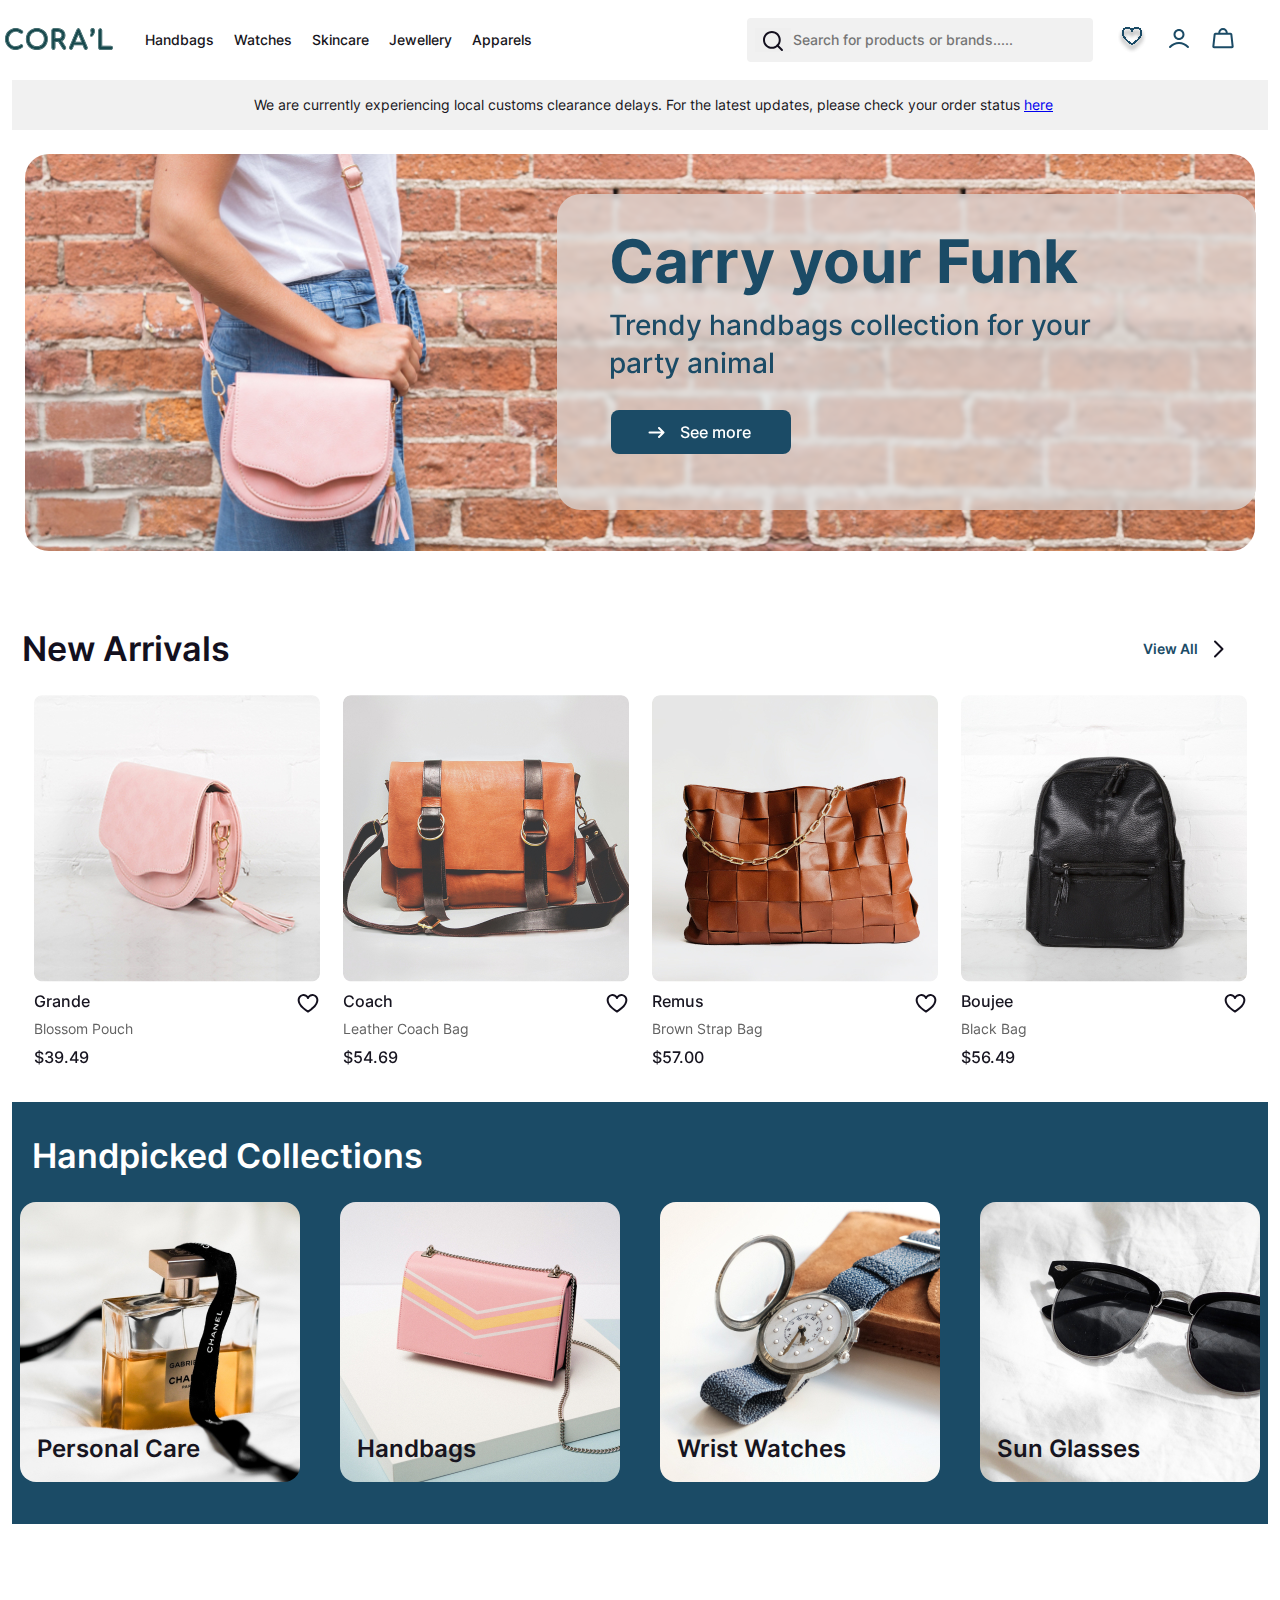
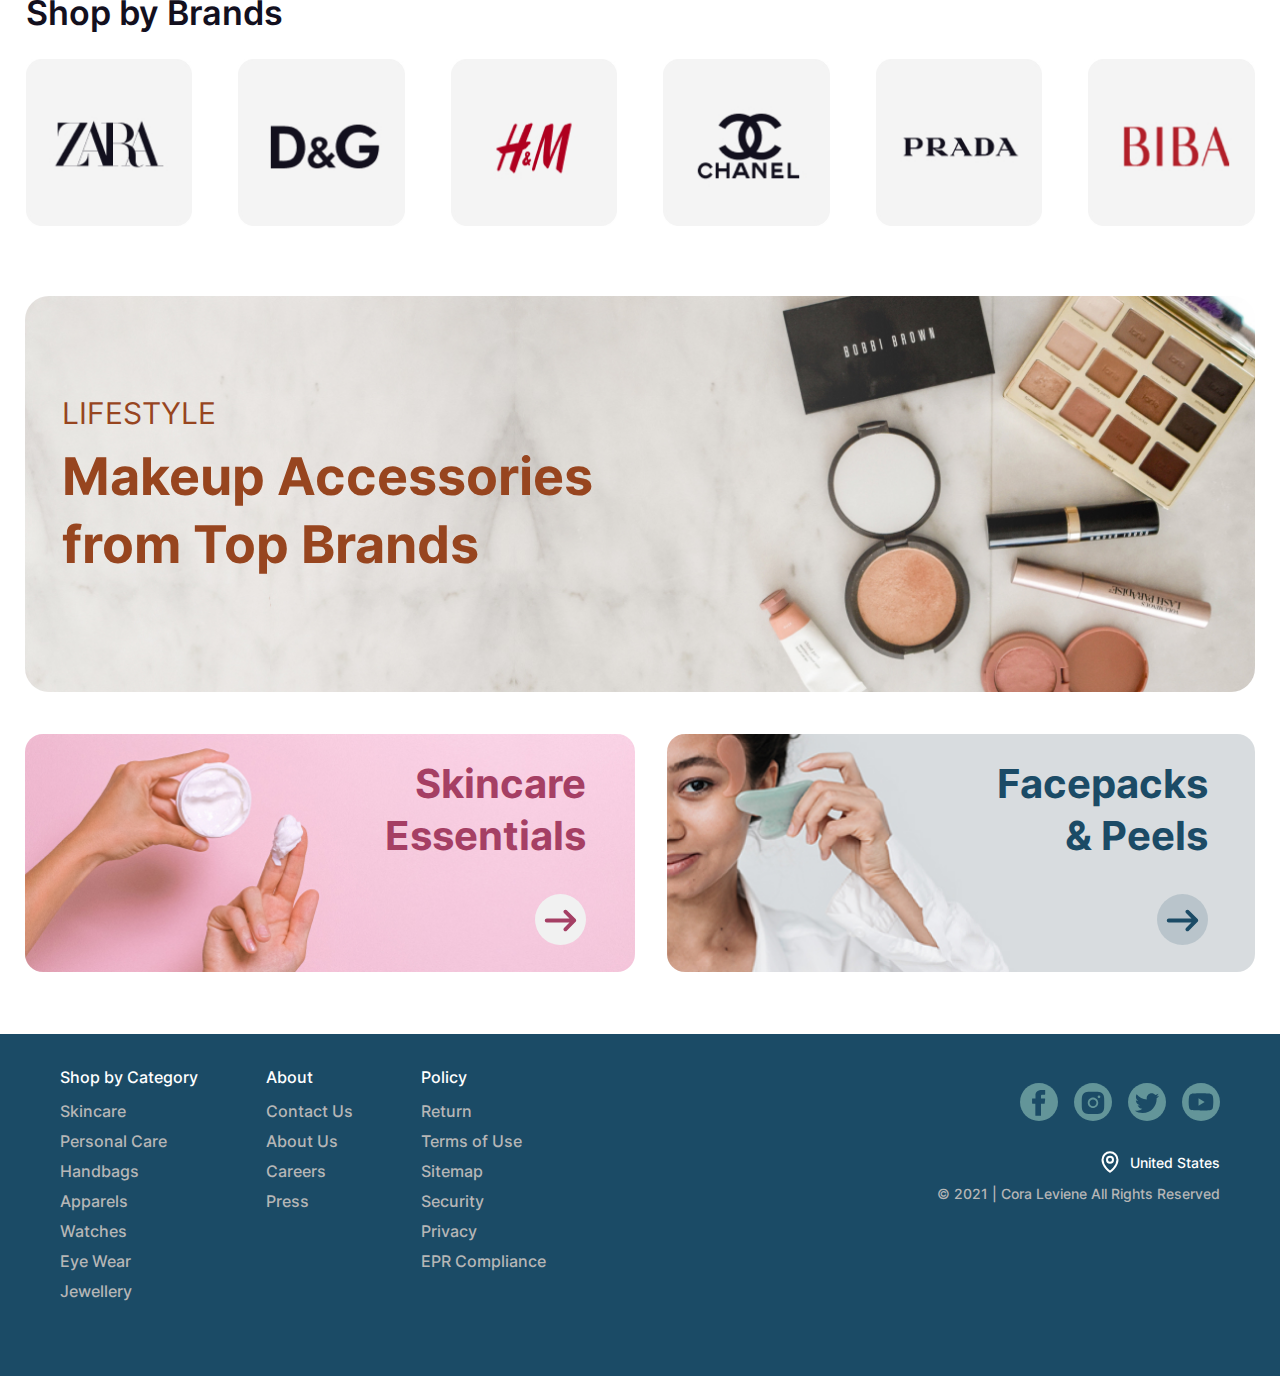
<file: index.html>
<!DOCTYPE html>
<html lang="en">

<head>
    <meta charset="UTF-8">
    <meta http-equiv="X-UA-Compatible" content="IE=edge">
    <meta name="viewport" content="width=device-width, initial-scale=1.0">
    <link rel="stylesheet" href="./css/main.css">
    <link rel="stylesheet" href="https://cdn.jsdelivr.net/npm/swiper@8/swiper-bundle.min.css" />
    <title>CORAL</title>
</head>

<body>

    <div class="wrapper">
        <header class="header">
            <div class="header-container">
                <div class="header-container__logo">
                    <img src="./img/header/logo.svg" alt="logo">
                </div>
                <!-- Mobile header burger-->
                <div class="header-container__mobile-header mobile-header">
                    <button class="mobile-header__burger">
                        <img src="./img/adaptive/header-ad/leading-icon.svg" alt="leading-icon">
                    </button>
                    <div class="mobile-header__title">Home</div>
                </div>
                <!-- Mobile header logo-->
                <div class="header-container__mobile-logo">
                    <img src="./img/header/logo.svg" alt="logo">
                </div>
                <!-- Mobile header icon-->
                <div class="header-container__mobile-icon">
                    <a href="#">
                        <img src="./img/adaptive/header-ad/add-to-homescreen.svg" alt="homescreen">
                    </a>
                    <a href="#">
                        <img src="./img/adaptive/header-ad/search.svg" alt="search">
                    </a>
                    <a href="#">
                        <img src="./img/adaptive/header-ad/notification.svg" alt="notification">
                    </a>
                </div>
                <nav class="header-container__nav nav-menu">
                    <ul class="nav-menu__list">
                        <li class="nav-menu__list-item"><a href="#"></a>Handbags</li>
                        <li class="nav-menu__list-item"><a href="#"></a>Watches</li>
                        <li class="nav-menu__list-item"><a href="#"></a>Skincare</li>
                        <li class="nav-menu__list-item"><a href="#"></a>Jewellery</li>
                        <li class="nav-menu__list-item"><a href="#"></a>Apparels</li>
                    </ul>

                </nav>
                <form class="header-container__search search-form" action="#">
                    <button type="submit" class="search-form__button">
                        <img src="./img/header/search.svg" alt="">
                    </button>
                    <input type="text" class="search-form__input" placeholder="Search for products or brands.....">
                </form>
                <div class="header-container__icon">
                    <a href="#">
                        <img src="./img/header/wishlist.svg" alt="wishlist">
                    </a>
                    <a href="#">
                        <img src="./img/header/profile.svg" alt="profile">
                    </a>
                    <a href="#">
                        <img src="./img/header/bag.svg" alt="bag">
                    </a>
                </div>

            </div>
        </header>


        <main class="main">
            <section class="infostatus">
                <div class="infostatus-container">
                    <p class="infostatus-container__paragraph">We are currently experiencing local customs clearance
                        delays. For the latest updates, please check your order status <a href="#">here</a></p>
                </div>
            </section>
            <section class="banner">
                <div class="banner-container">
                    <img class="banner-container__image" src="./img/header/image.jpg" alt="banner">
                    <img class="banner-container__image-2" src="./img/adaptive/funk.jpg" alt="banner">
                    <div class="banner-container__info info">
                        <h2 class="info-caption">Carry your Funk</h2>
                        <p class="info-paragraph">Trendy handbags collection for your <br> party animal</p>
                        <a class="info-link" href="#">See more</a>
                    </div>
                </div>
            </section>
            <section class="mobile-categories">
                <div class="mobile-categories-container">
                    <h2 class="mobile-categories-title">Top Categories</h2>
                    <div class="mobile-categories-top">
                        <div class="mobile-categories__card">
                            <img class="mobile-categories__card-img" src="./img/adaptive/top-categories/skincare.svg" alt="skincare">
                            <p class="mobile-categories__card-paragraph">Skincare</p>
                        </div>
                        <div class="mobile-categories__card">
                            <img class="mobile-categories__card-img" src="./img/adaptive/top-categories/jewellery.svg" alt="jewellery">
                            <p class="mobile-categories__card-paragraph">Jewellery</p>
                        </div>
                        <div class="mobile-categories__card">
                            <img class="mobile-categories__card-img"  src="./img/adaptive/top-categories/handbags.svg" alt="handbags">
                            <p class="mobile-categories__card-paragraph">Handbags</p>
                        </div>
                        <div class="mobile-categories__card">
                            <img class="mobile-categories__card-img"  src="./img/adaptive/top-categories/watch.svg" alt="watch">
                            <p class="mobile-categories__card-paragraph">Watches</p>
                        </div>     
                        <div class="mobile-categories__card">
                            <img class="mobile-categories__card-img" src="./img/adaptive/top-categories/skincare.svg" alt="skincare">
                            <p class="mobile-categories__card-paragraph">Eyewear</p>
                        </div>
                    </div>
                </div>
            </section>
            <section class="arrivals">
                <div class="arrivals-container">
                    <div class="arrivals-data">
                        <h2 class="arrivals-title">New Arrivals</h2>
                        <div class="arrivals-block">
                            <a class="arrivals-link" href="#">
                                <p>View All</p>
                            </a>
                            <img class="arrivals-link__img" src="./img/new_arrivals/chevron-right.svg"
                                alt="chevron-right">
                        </div>
                    </div>

                    <div class="swiper-container swiper-one">
                        <div class="swiper-wrapper">
                            <!-- Slides -->
                            <div class="swiper-slide">
                                <div class="card-product">
                                    <a class="card-product__item" href="#"><img class="card-product__img"
                                            src="./img/new_arrivals/grande.jpg" alt="grande">
                                        <div class="card-product__item comon">
                                            <div class="card-product__description description ">
                                                <h4 class="description-brand">Grande</h4>
                                                <p class="description-specification">Blossom Pouch</p>
                                                <p class="description-price">$39.49</p>
                                            </div>
                                            <div class="card-product__wishlist">
                                                <img src="./img/new_arrivals/wish.svg" alt="wishlist">
                                            </div>
                                        </div>
                                    </a>
                                </div>
                            </div>
                            <div class="swiper-slide">
                                <div class="card-product">
                                    <a class="card-product__item" href="#"><img class="card-product__img"
                                            src="./img/new_arrivals/coach.jpg" alt="coach">
                                        <div class="card-product__item comon">
                                            <div class="card-product__description description ">
                                                <h4 class="description-brand">Coach</h4>
                                                <p class="description-specification">Leather Coach Bag</p>
                                                <p class="description-price">$54.69</p>
                                            </div>
                                            <div class="card-product__wishlist">
                                                <img src="./img/new_arrivals/wish.svg" alt="wishlist">
                                            </div>
                                        </div>
                                    </a>
                                </div>
                            </div>
                            <div class="swiper-slide">
                                <div class="card-product">
                                    <a class="card-product__item" href="#"><img class="card-product__img"
                                            src="./img/new_arrivals/remus.jpg" alt="remus">
                                        <div class="card-product__item comon">
                                            <div class="card-product__description description ">
                                                <h4 class="description-brand">Remus</h4>
                                                <p class="description-specification">Brown Strap Bag</p>
                                                <p class="description-price">$57.00</p>
                                            </div>
                                            <div class="card-product__wishlist">
                                                <img src="./img/new_arrivals/wish.svg" alt="wishlist">
                                            </div>
                                        </div>
                                    </a>
                                </div>
                            </div>
                            <div class="swiper-slide">
                                <div class="card-product">
                                    <a class="card-product__item" href="#"><img class="card-product__img"
                                            src="./img/new_arrivals/boujee.jpg" alt="boujee">
                                        <div class="card-product__item comon">
                                            <div class="card-product__description description ">
                                                <h4 class="description-brand">Boujee</h4>
                                                <p class="description-specification">Black Bag</p>
                                                <p class="description-price">$56.49</p>
                                            </div>
                                            <div class="card-product__wishlist">
                                                <img src="./img/new_arrivals/wish.svg" alt="wishlist">
                                            </div>
                                        </div>
                                    </a>
                                </div>
                            </div>
                            <div class="swiper-slide">
                                <div class="card-product">
                                    <a class="card-product__item" href="#"><img class="card-product__img"
                                            src="./img/new_arrivals/grande.jpg" alt="grande">
                                        <div class="card-product__item comon">
                                            <div class="card-product__description description ">
                                                <h4 class="description-brand">Grande</h4>
                                                <p class="description-specification">Blossom Pouch</p>
                                                <p class="description-price">$39.49</p>
                                            </div>
                                            <div class="card-product__wishlist">
                                                <img src="./img/new_arrivals/wish.svg" alt="wishlist">
                                            </div>
                                        </div>
                                    </a>
                                </div>
                            </div>
                            <div class="swiper-slide">
                                <div class="card-product">
                                    <a class="card-product__item" href="#"><img class="card-product__img"
                                            src="./img/new_arrivals/coach.jpg" alt="coach">
                                        <div class="card-product__item comon">
                                            <div class="card-product__description description ">
                                                <h4 class="description-brand">Coach</h4>
                                                <p class="description-specification">Leather Coach Bag</p>
                                                <p class="description-price">$54.69</p>
                                            </div>
                                            <div class="card-product__wishlist">
                                                <img src="./img/new_arrivals/wish.svg" alt="wishlist">
                                            </div>
                                        </div>
                                    </a>
                                </div>
                            </div>
                            <div class="swiper-slide">
                                <div class="card-product">
                                    <a class="card-product__item" href="#"><img class="card-product__img"
                                            src="./img/new_arrivals/remus.jpg" alt="remus">
                                        <div class="card-product__item comon">
                                            <div class="card-product__description description ">
                                                <h4 class="description-brand">Remus</h4>
                                                <p class="description-specification">Brown Strap Bag</p>
                                                <p class="description-price">$57.00</p>
                                            </div>
                                            <div class="card-product__wishlist">
                                                <img src="./img/new_arrivals/wish.svg" alt="wishlist">
                                            </div>
                                        </div>
                                    </a>
                                </div>
                            </div>
                            <div class="swiper-slide">
                                <div class="card-product">
                                    <a class="card-product__item" href="#"><img class="card-product__img"
                                            src="./img/new_arrivals/boujee.jpg" alt="boujee">
                                        <div class="card-product__item comon">
                                            <div class="card-product__description description ">
                                                <h4 class="description-brand">Boujee</h4>
                                                <p class="description-specification">Black Bag</p>
                                                <p class="description-price">$56.49</p>
                                            </div>
                                            <div class="card-product__wishlist">
                                                <img src="./img/new_arrivals/wish.svg" alt="wishlist">
                                            </div>
                                        </div>
                                    </a>
                                </div>
                            </div>
                        </div>
                    </div>
                </div>
            </section>
            <section class="collection">
                <div class="collection-container">
                    <h2 class="collection-container__title">Handpicked Collections</h2>
                    <div class="collection-container__item collection-item">
                        <div class="collection-item__card">
                            <a class="collection-item__card-link" href="#">
                                <p class="collection-item__paragraph">Personal Care</p>
                                <img class="collection-item__img" src="./img/handpicked_collections/personal_care.jpg"
                                    alt="personal_care">

                            </a>
                        </div>
                        <div class="collection-item__card">
                            <a class="collection-item__card-link" href="#">
                                <img class="collection-item__img" src="./img/handpicked_collections/handbags.jpg"
                                    alt="handbags">
                                <p class="collection-item__paragraph">Handbags</p>
                            </a>
                        </div>
                        <div class="collection-item__card">
                            <a class="collection-item__card-link" href="#">
                                <img class="collection-item__img" src="./img/handpicked_collections/wrist_watches.jpg"
                                    alt="wrist_watches">
                                <p class="collection-item__paragraph">Wrist Watches</p>
                            </a>
                        </div>
                        <div class="collection-item__card">
                            <a class="collection-item__card-link" href="#">
                                <img class="collection-item__img" src="./img/handpicked_collections/sun_glasses.jpg"
                                    alt="sun_glasses">
                                <p class="collection-item__paragraph">Sun Glasses</p>
                            </a>
                        </div>
                    </div>
                </div>
            </section>
            <section class="brand">
                <div class="brands-container">
                    <h2 class="brands-container__title">Shop by Brands</h2>
                    <div class="brands-container__item brands-item">
                        <div class="brands-item__cart">
                            <a class="brands-item__logo" href="#">
                                <img class="brands-img" src="./img/shop_brands/zara.jpg" alt="zara">
                            </a>
                        </div>


                        <a class="brands-item__logo" href="#">
                            <div>
                                <img class="brands-img" src="./img/shop_brands/Dolce_&_Gabbana.jpg"
                                    alt="Dolce_&_Gabbana">
                            </div>
                        </a>

                        <a class="brands-item__logo" href="#">
                            <div>
                                <img class="brands-img" src="./img/shop_brands/H&M.jpg" alt="H&M">
                            </div>
                        </a>

                        <a class="brands-item__logo" href="#">
                            <div>
                                <img class="brands-img" src="./img/shop_brands/Chanel.jpg" alt="Chanel">
                            </div>
                        </a>

                        <a class="brands-item__logo" href="#">
                            <div>
                                <img class="brands-img" src="./img/shop_brands/Prada.jpg" alt="Prada">
                            </div>
                        </a>

                        <a class="brands-item__logo" href="#">
                            <div>
                                <img class="brands-img" src="./img/shop_brands/Biba.jpg" alt="Biba">
                            </div>
                        </a>



                    </div>
                </div>
            </section>
            <section class="preview">
                <div class="preview-container">
                    <div class="preview-container__paragraph">Makeup & Skincare</div>
                    <div class="preview-block-1">
                        <a href="#">
                            <img class="preview-image__block-1" src="./img/preview/makeup_accessories.jpg"
                                alt="makeup_accessories">
                            <p class="preview-block-1__paragraph">LIFESTYLE</p>
                            <h2 class="preview-block-1__title">Makeup Accessories from Top Brands</h2>
                        </a>
                    </div>
                    <div class="preview-common__block">
                        <div class="preview-block-2">
                            <a href="#">
                                <img class="preview-image__block-2" src="./img/preview/skincare.jpg" alt="skincare">
                                <h2 class="preview-block-2__title">Skincare Essentials</h2>
                                <img class="preview-block-2__arrow" src="./img/preview/arrow-right.svg"
                                    alt="arrow-right">
                            </a>
                        </div>
                        <div class="preview-block-3">
                            <a href="#">
                                <img class="preview-image__block-3" src="./img/preview/facepacks.jpg" alt="facepacks">
                                <h2 class="preview-block-3__title">Facepacks & Peels</h2>
                                <img class="preview-block-3__arrow" src="./img/preview/arrow-right-bl.svg"
                                    alt="arrow-right">
                            </a>
                        </div>
                    </div>
                </div>
            </section>
        </main>


        <footer class="footer">
            <!-- <div class="footer-mobile__container-pointerdown">
                <div class="footer-mobile__pointerdown">
                    <p class="footer-mobile__pointerdown-paragraph">More about CORA’L</p>
                    <img class="footer-mobile__pointerdown-img" src="./img/adaptive/arrow-down.svg" alt="arrow-down">
                </div>
            </div> -->
            <div class="footer-mobile__container-pointer">
                <div class="footer-mobile__pointer">
                    <p class="footer-mobile__pointer-paragraph">More about CORA’L</p>
                    <img class="footer-mobile__pointer-img" src="./img/adaptive/arrow-up.svg" alt="arrow-up">
                </div>
            </div>
            <div class="footer-container">
                <div class="footer-container__elements footer-lists ">
                    <div class="footer-lists__category footer-category">
                        <h3 class="footer-category__title footer-title">Shop by Category</h3>
                        <ul class="footer-category__list footer-list">
                            <li><a class="footer-category__list-item footer-item" href="#">Skincare</a></li>
                            <li><a class="footer-category__list-item footer-item" href="#">Personal Care</a></li>
                            <li><a class="footer-category__list-item footer-item" href="#">Handbags</a></li>
                            <li><a class="footer-category__list-item footer-item" href="#">Apparels</a></li>
                            <li><a class="footer-category__list-item footer-item" href="#">Watches</a></li>
                            <li><a class="footer-category__list-item footer-item" href="#">Eye Wear</a></li>
                            <li><a class="footer-category__list-item footer-item" href="#">Jewellery</a></li>
                        </ul>
                    </div>

                    <div class="footer-lists__about footer-about">
                        <h3 class="footer-about__title footer-title">About</h3>
                        <ul class="footer-about__list footer-list f2">
                            <li><a class="footer-about__list-item footer-item fi2" href="#">Contact Us</a></li>
                            <li><a class="footer-about__list-item footer-item fi2" href="#">About Us</a></li>
                            <li><a class="footer-about__list-item footer-item fi2" href="#">Careers</a></li>
                            <li><a class="footer-about__list-item footer-item fi2" href="#">Press</a></li>
                        </ul>
                    </div>

                    <div class="footer-lists__policy footer-policy">
                        <h3 class="footer-policy__title footer-title">Policy</h3>
                        <ul class="footer-policy__list footer-list f3">
                            <li class="footer-policy__list-item footer-item fi3-p1">Return Policy</li>
                            <li><a class="footer-policy__list-item footer-item fi3-p2" href="#">Return</a></li>
                            <li><a class="footer-policy__list-item footer-item fi3" href="#">Terms of Use</a></li>
                            <li><a class="footer-policy__list-item footer-item fi3" href="#">Sitemap</a></li>
                            <li><a class="footer-policy__list-item footer-item fi3" href="#">Security</a></li>
                            <li><a class="footer-policy__list-item footer-item fi3" href="#">Privacy</a></li>
                            <li><a class="footer-policy__list-item footer-item fi3" href="#">EPR Compliance</a></li>
                        </ul>
                    </div>
                    <hr class="footer-line">
                </div>

                <div class="footer-container__elements footer-elements">
                    <div class="footer-elements__icon">
                        <a href="#"><img class="icon-img" src="./img/footer/fb.svg" alt="facebook"></a>
                        <a href="#"><img class="icon-img" src="./img/footer/insta.svg" alt="instagram"></a>
                        <a href="#"><img class="icon-img" src="./img/footer/twitter.svg" alt="twitter"></a>
                        <a href="#"><img class="icon-img"src="./img/footer/youtube.svg" alt="youtube"></a>
                    </div>
                    <div class="footer-elements__location">
                        <a href="#"><img src="./img/footer/location.svg" alt="location"></a>
                        <p class="footer-elements__location-paragraph">United States</p>
                    </div>
                    <div class="footer-elements__text">
                        <p class="footer-elements__text-paragraph">© 2021 | Cora Leviene All Rights Reserved</p>
                    </div>
                </div>
            </div>
            <div class="footer-mobile">
                <div class="footer-mobile__container">
                    <img src="./img/adaptive/button-novigation-active/bottomnav-tab-home.svg" alt="home-active">
                    <img src="./img/adaptive/button-novigation/categories.svg" alt="categories">
                    <img src="./img/adaptive/button-novigation/profile.svg" alt="profile">
                    <img src="./img/adaptive/button-novigation/bag.svg" alt="bag">
                </div>
            </div>
        </footer>
    </div>

    <script src="https://unpkg.com/swiper@8/swiper-bundle.min.js"></script>
    <script src="./js/swiper.js"></script>
</body>

</html>
</file>
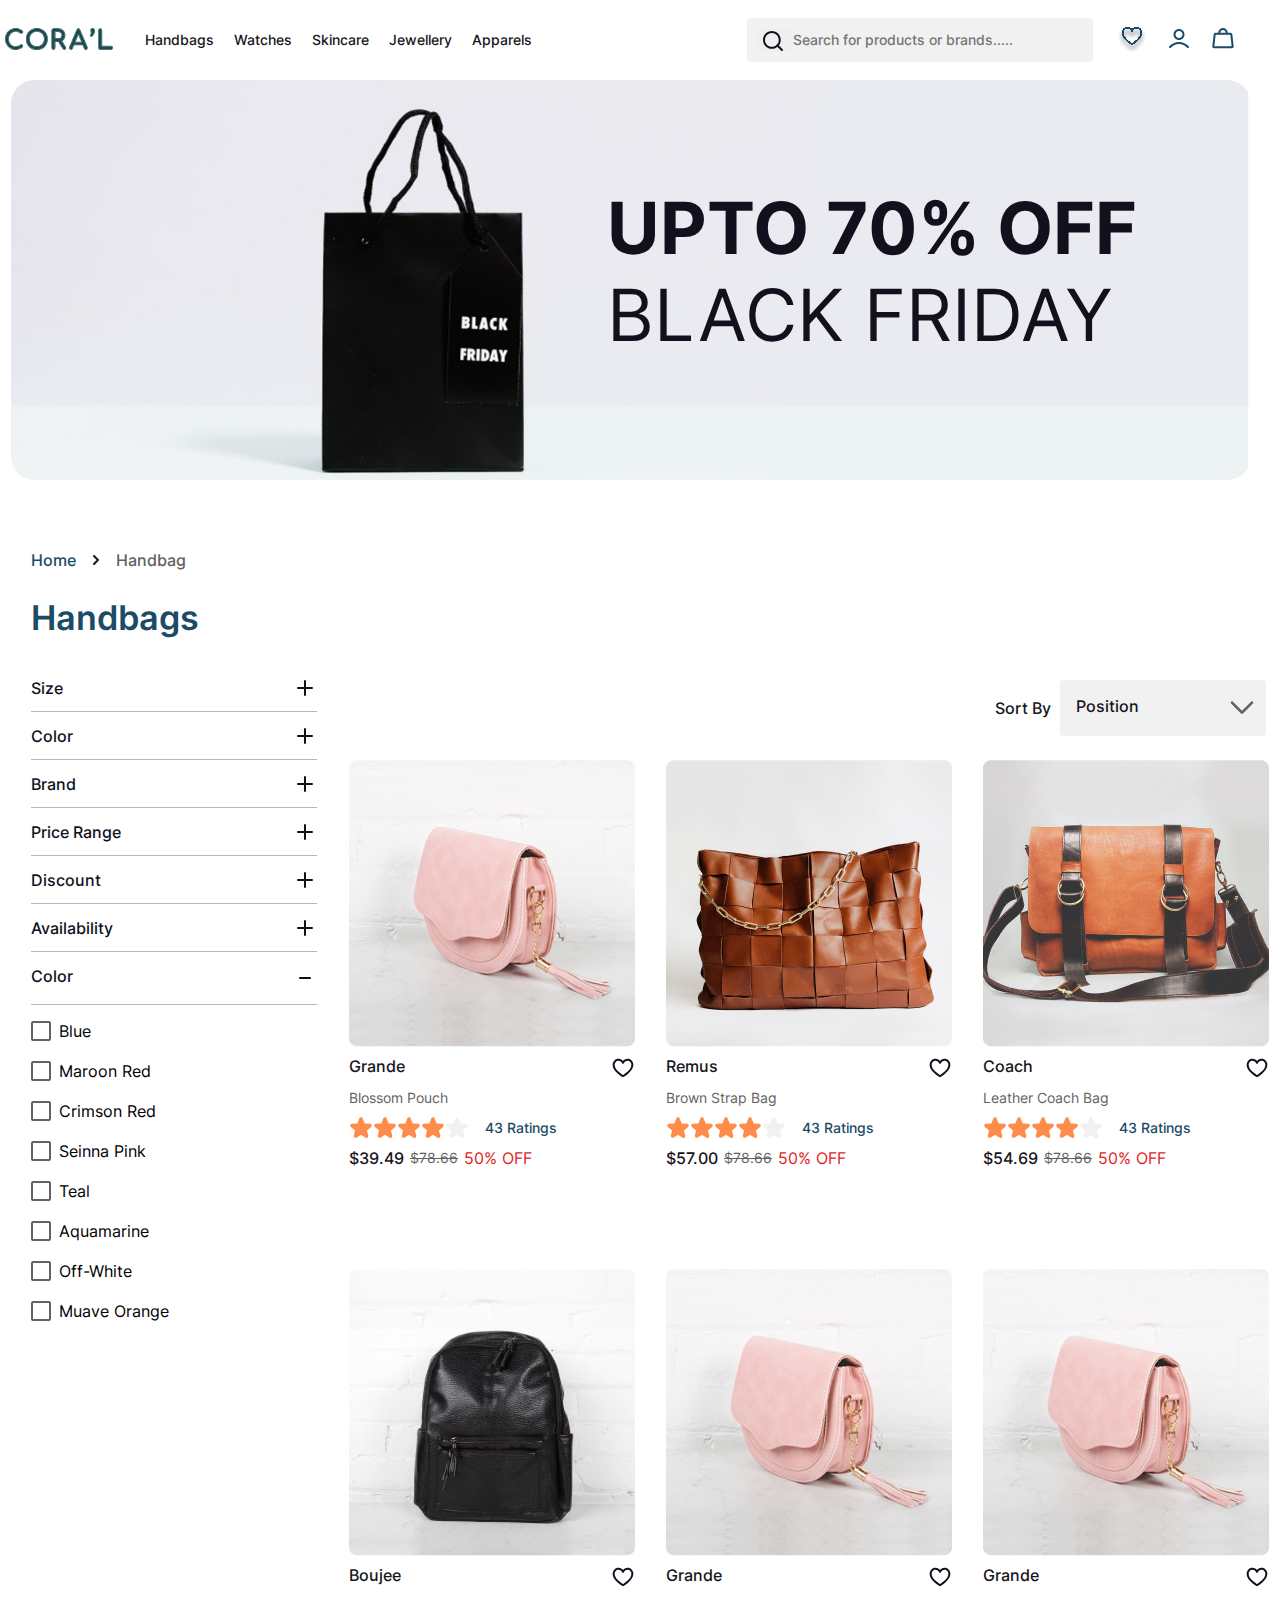
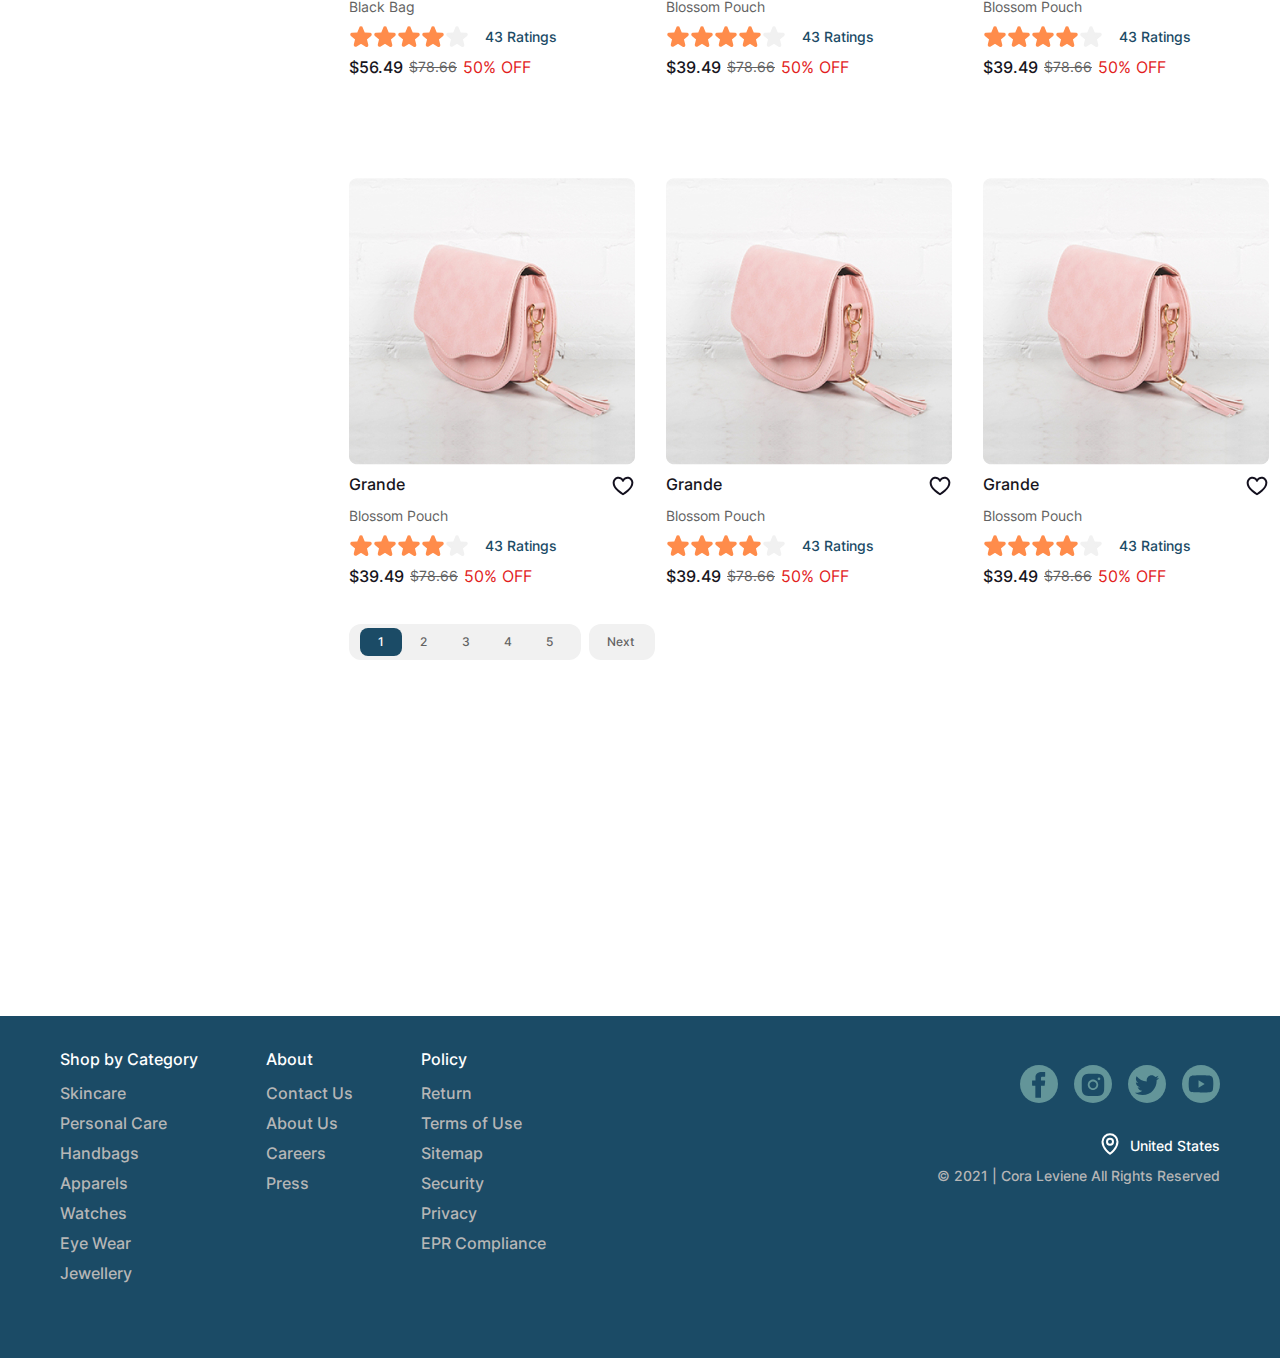
<file: index2.html>
<!DOCTYPE html>
<html lang="en">
<head>
    <meta charset="UTF-8">
    <meta http-equiv="X-UA-Compatible" content="IE=edge">
    <meta name="viewport" content="width=device-width, initial-scale=1.0">
    <link rel="stylesheet" href="./css/main.css">
    
    <title>Document</title>
</head>
<body>
    <div class="wrapper">
        <header class="header">
            <div class="header-container">
                <div class="header-container__logo">
                    <img src="./img/header/logo.svg" alt="logo">
                </div>
                <!-- Mobile header burger-->
                <div class="header-container__mobile-header mobile-header">
                    <button class="mobile-header__burger">
                        <img src="./img/adaptive/header-ad/leading-icon.svg" alt="leading-icon">
                    </button>
                    <div class="mobile-header__title">Home</div>
                </div>
                <!-- Mobile header logo-->
                <div class="header-container__mobile-logo">
                    <img src="./img/header/logo.svg" alt="logo">
                </div>
                <!-- Mobile header icon-->
                <div class="header-container__mobile-icon">
                    <a href="#">
                        <img src="./img/adaptive/header-ad/add-to-homescreen.svg" alt="homescreen">
                    </a>
                    <a href="#">
                        <img src="./img/adaptive/header-ad/search.svg" alt="search">
                    </a>
                    <a href="#">
                        <img src="./img/adaptive/header-ad/notification.svg" alt="notification">
                    </a>
                </div>
                <nav class="header-container__nav nav-menu">
                    <ul class="nav-menu__list">
                        <li class="nav-menu__list-item"><a href="#"></a>Handbags</li>
                        <li class="nav-menu__list-item"><a href="#"></a>Watches</li>
                        <li class="nav-menu__list-item"><a href="#"></a>Skincare</li>
                        <li class="nav-menu__list-item"><a href="#"></a>Jewellery</li>
                        <li class="nav-menu__list-item"><a href="#"></a>Apparels</li>
                    </ul>

                </nav>
                <form class="header-container__search search-form" action="#">
                    <button type="submit" class="search-form__button">
                        <img src="./img/header/search.svg" alt="">
                    </button>
                    <input type="text" class="search-form__input" placeholder="Search for products or brands.....">
                </form>
                <div class="header-container__icon">
                    <a href="#">
                        <img src="./img/header/wishlist.svg" alt="wishlist">
                    </a>
                    <a href="#">
                        <img src="./img/header/profile.svg" alt="profile">
                    </a>
                    <a href="#">
                        <img src="./img/header/bag.svg" alt="bag">
                    </a>
                </div>

            </div>
        </header>

        <main class="main">
            <section class="category-page">
                <div class="category-page__container page-container">
                    <img class="page-container__img" src="./img/page-menu/base.png" alt="base">
                    <div class="page-container__info">
                        <h2 class="page-container__title">UPTO 70% OFF</h2>
                        <p class="page-container__paragraph">BLACK FRIDAY</p>
                    </div>
                </div>
            </section>
            <section class="page-menu">
                <div class="page-menu__handbag">
                    <p class="page-menu__title">Home</p>
                    <img src="./img/page-menu/chevron-right-small.svg" alt="arrow-small">
                    <p class="page-menu__subtitle">Handbag</p>
                </div>
                <h2 class="page-menu__main-title">Handbags</h2>

                <div class="page-menu__common">
                    <div class="page-menu__wrapper">
                        <div class="page-menu__nav ">
                            <div class="page-menu__nav-item page-item">
                                <div class="page-item__title">Size</div>
                                <img class="page-img" src="./img/page-menu/plus.svg" alt="plus">
                            </div>
                            <div class="page-menu__nav-item page-item">
                                <div class="page-item__title">Color</div>
                                <img class="page-img" src="./img/page-menu/plus.svg" alt="plus">
                            </div>
                            <div class="page-menu__nav-item page-item">
                                <div class="page-item__title">Brand</div>
                                <img class="page-img" src="./img/page-menu/plus.svg" alt="plus">
                            </div>
                            <div class="page-menu__nav-item page-item">
                                <div class="page-item__title">Price Range</div>
                                <img class="page-img" src="./img/page-menu/plus.svg" alt="plus">
                            </div>
                            <div class="page-menu__nav-item page-item">
                                <div class="page-item__title">Discount</div>
                                <img class="page-img" src="./img/page-menu/plus.svg" alt="plus">
                            </div>
                            <div class="page-menu__nav-item page-item">
                                <div class="page-item__title">Availability</div>
                                <img class="page-img" src="./img/page-menu/plus.svg" alt="plus">
                            </div>
                        </div>
                        <div class="page-menu__nav-item page-item nav-active">
                            <div class="nav-active__item">
                                <div class="nav-active__item-block">
                                    <div class="page-item__title">Color</div>
                                    <img class="page-img" src="./img/page-menu/small-minus.svg" alt="minus">
                                </div>
                                <div class="nav-active__item-open nav-open">
                                    <ul>
                                        <li class="nav-open__item">
                                            <input type ="checkbox" class="custom-checkbox" id="blue"></input>
                                            <label for="blue">Blue</label>
                                        </li>
                                        <li class="nav-open__item">
                                            <input type ="checkbox"class="custom-checkbox" id="maroon"></input>
                                            <label for="maroon">Maroon Red</label>
                                        </li>
                                        <li class="nav-open__item">
                                            <input type ="checkbox"class="custom-checkbox" id="red"></input>
                                            <label for="red">Crimson Red</label>
                                        </li>
                                        <li class="nav-open__item">
                                            <input type ="checkbox" class="custom-checkbox"id="pink"></input>
                                            <label for="pink">Seinna Pink</label>
                                        </li>
                                        <li class="nav-open__item">
                                            <input type ="checkbox" class="custom-checkbox"id="teal"></input>
                                            <label for="teal">Teal</label>
                                        </li>
                                        <li class="nav-open__item">
                                            <input type ="checkbox" class="custom-checkbox"id="aquamarine"></input>
                                            <label for="aquamarine">Aquamarine</label>
                                        </li>
                                        <li class="nav-open__item">
                                            <input type ="checkbox" class="custom-checkbox"id="white"></input>
                                            <label for="white">Off-White</label>
                                        </li>
                                        <li class="nav-open__item">
                                            <input type ="checkbox" class="custom-checkbox"id="orange"></input>
                                            <label for="orange">Muave Orange</label>
                                        </li>
                                    </ul>
                                </div>
                            </div>
                        </div>
                    </div>
                    <div class="page-menu__block">
                        <div class="page-menu__sort sort">
                            <p class="sort-paragraph">Sort By</p>
                            <div class="sort-block">
                                <div class="sort-block__paragraph">Position</div>
                                <img class="sort-block__arrow" src="./img/page-menu/arrow-down.svg" alt="arrow-down">
                            </div>
                            
                        </div>
                        <div class="page-menu__card menu-card">
                            <a class="menu-card" href="#">
                                <div class="menu-card__product">
                                    <img class="menu-card__img" src="./img/new_arrivals/grande.jpg" alt="grande">
                                        <div class="menu-card__product-info card-info">
                                            <div class="card-info__common">
                                                <h4 class="card-info__title">Grande</h4>
                                                <img src="./img/page-menu/wishlist.svg" alt="wishlist">
                                            </div>
                                            <p class="card-info__subtitle">Blossom Pouch</p>
                                            <div class="menu-card__rating">
                                                <img class="raiting-img" src="./img/page-menu/star.svg" alt="star">
                                                <p class="raiting">43 Ratings</p>
                                            </div>
                                            <div class="menu-card__price card-price">
                                                <p class="card-price__new">$39.49</p>
                                                <p class="card-price__old">$78.66</p>
                                                <p class="card-price__sale">50% OFF</p>
                                            </div>
                                        </div>
                                </div>
                            </a>
                            <a class="menu-card" href="#">
                                <div class="menu-card__product">
                                    <img class="menu-card__img" src="./img/new_arrivals/remus.jpg" alt="remus">
                                        <div class="menu-card__product-info card-info">
                                            <div class="card-info__common">
                                                <h4 class="card-info__title">Remus</h4>
                                                <img src="./img/page-menu/wishlist.svg" alt="wishlist">
                                            </div>
                                            <p class="card-info__subtitle">Brown Strap Bag</p>
                                            <div class="menu-card__rating">
                                                <img class="raiting-img" src="./img/page-menu/star.svg" alt="star">
                                                <p class="raiting">43 Ratings</p>
                                            </div>
                                            <div class="menu-card__price card-price">
                                                <p class="card-price__new">$57.00</p>
                                                <p class="card-price__old">$78.66</p>
                                                <p class="card-price__sale">50% OFF</p>
                                            </div>
                                        </div>
                                </div>
                            </a>
                            <a class="menu-card" href="#">
                                <div class="menu-card__product">
                                    <img class="menu-card__img" src="./img/new_arrivals/coach.jpg" alt="coach">
                                        <div class="menu-card__product-info card-info">
                                            <div class="card-info__common">
                                                <h4 class="card-info__title">Coach</h4>
                                                <img src="./img/page-menu/wishlist.svg" alt="wishlist">
                                            </div>
                                            <p class="card-info__subtitle">Leather Coach Bag</p>
                                            <div class="menu-card__rating">
                                                <img class="raiting-img" src="./img/page-menu/star.svg" alt="star">
                                                <p class="raiting">43 Ratings</p>
                                            </div>
                                            <div class="menu-card__price card-price">
                                                <p class="card-price__new">$54.69</p>
                                                <p class="card-price__old">$78.66</p>
                                                <p class="card-price__sale">50% OFF</p>
                                            </div>
                                        </div>
                                </div>
                            </a>
                            <a class="menu-card" href="#">
                                <div class="menu-card__product">
                                    <img class="menu-card__img" src="./img/new_arrivals//boujee.jpg" alt="boujee">
                                        <div class="menu-card__product-info card-info">
                                            <div class="card-info__common">
                                                <h4 class="card-info__title">Boujee</h4>
                                                <img src="./img/page-menu/wishlist.svg" alt="wishlist">
                                            </div>
                                            <p class="card-info__subtitle">Black Bag</p>
                                            <div class="menu-card__rating">
                                                <img class="raiting-img" src="./img/page-menu/star.svg" alt="star">
                                                <p class="raiting">43 Ratings</p>
                                            </div>
                                            <div class="menu-card__price card-price">
                                                <p class="card-price__new">$56.49</p>
                                                <p class="card-price__old">$78.66</p>
                                                <p class="card-price__sale">50% OFF</p>
                                            </div>
                                        </div>
                                </div>
                            </a>
                            <a class="menu-card" href="#">
                                <div class="menu-card__product">
                                    <img class="menu-card__img" src="./img/new_arrivals/grande.jpg" alt="grande">
                                        <div class="menu-card__product-info card-info">
                                            <div class="card-info__common">
                                                <h4 class="card-info__title">Grande</h4>
                                                <img src="./img/page-menu/wishlist.svg" alt="wishlist">
                                            </div>
                                            <p class="card-info__subtitle">Blossom Pouch</p>
                                            <div class="menu-card__rating">
                                                <img class="raiting-img" src="./img/page-menu/star.svg" alt="star">
                                                <p class="raiting">43 Ratings</p>
                                            </div>
                                            <div class="menu-card__price card-price">
                                                <p class="card-price__new">$39.49</p>
                                                <p class="card-price__old">$78.66</p>
                                                <p class="card-price__sale">50% OFF</p>
                                            </div>
                                        </div>
                                </div>
                            </a>
                            <a class="menu-card" href="#">
                                <div class="menu-card__product">
                                    <img class="menu-card__img" src="./img/new_arrivals/grande.jpg" alt="grande">
                                        <div class="menu-card__product-info card-info">
                                            <div class="card-info__common">
                                                <h4 class="card-info__title">Grande</h4>
                                                <img src="./img/page-menu/wishlist.svg" alt="wishlist">
                                            </div>
                                            <p class="card-info__subtitle">Blossom Pouch</p>
                                            <div class="menu-card__rating">
                                                <img class="raiting-img" src="./img/page-menu/star.svg" alt="star">
                                                <p class="raiting">43 Ratings</p>
                                            </div>
                                            <div class="menu-card__price card-price">
                                                <p class="card-price__new">$39.49</p>
                                                <p class="card-price__old">$78.66</p>
                                                <p class="card-price__sale">50% OFF</p>
                                            </div>
                                        </div>
                                </div>
                            </a>
                            <a class="menu-card" href="#">
                                <div class="menu-card__product">
                                    <img class="menu-card__img" src="./img/new_arrivals/grande.jpg" alt="grande">
                                        <div class="menu-card__product-info card-info">
                                            <div class="card-info__common">
                                                <h4 class="card-info__title">Grande</h4>
                                                <img src="./img/page-menu/wishlist.svg" alt="wishlist">
                                            </div>
                                            <p class="card-info__subtitle">Blossom Pouch</p>
                                            <div class="menu-card__rating">
                                                <img class="raiting-img" src="./img/page-menu/star.svg" alt="star">
                                                <p class="raiting">43 Ratings</p>
                                            </div>
                                            <div class="menu-card__price card-price">
                                                <p class="card-price__new">$39.49</p>
                                                <p class="card-price__old">$78.66</p>
                                                <p class="card-price__sale">50% OFF</p>
                                            </div>
                                        </div>
                                </div>
                            </a>
                            <a class="menu-card" href="#">
                                <div class="menu-card__product">
                                    <img class="menu-card__img" src="./img/new_arrivals/grande.jpg" alt="grande">
                                        <div class="menu-card__product-info card-info">
                                            <div class="card-info__common">
                                                <h4 class="card-info__title">Grande</h4>
                                                <img src="./img/page-menu/wishlist.svg" alt="wishlist">
                                            </div>
                                            <p class="card-info__subtitle">Blossom Pouch</p>
                                            <div class="menu-card__rating">
                                                <img class="raiting-img" src="./img/page-menu/star.svg" alt="star">
                                                <p class="raiting">43 Ratings</p>
                                            </div>
                                            <div class="menu-card__price card-price">
                                                <p class="card-price__new">$39.49</p>
                                                <p class="card-price__old">$78.66</p>
                                                <p class="card-price__sale">50% OFF</p>
                                            </div>
                                        </div>
                                </div>
                            </a>
                            <a class="menu-card" href="#">
                                <div class="menu-card__product">
                                    <img class="menu-card__img" src="./img/new_arrivals/grande.jpg" alt="grande">
                                        <div class="menu-card__product-info card-info">
                                            <div class="card-info__common">
                                                <h4 class="card-info__title">Grande</h4>
                                                <img src="./img/page-menu/wishlist.svg" alt="wishlist">
                                            </div>
                                            <p class="card-info__subtitle">Blossom Pouch</p>
                                            <div class="menu-card__rating">
                                                <img class="raiting-img" src="./img/page-menu/star.svg" alt="star">
                                                <p class="raiting">43 Ratings</p>
                                            </div>
                                            <div class="menu-card__price card-price">
                                                <p class="card-price__new">$39.49</p>
                                                <p class="card-price__old">$78.66</p>
                                                <p class="card-price__sale">50% OFF</p>
                                            </div>
                                        </div>
                                </div>
                            </a>
                        </div>
                        <div class="page-menu__tabs">
                            <div class="page-menu__number page">
                                <div><a class="page-number__active" href="#"><span class="number-button__active">1</span></a></div>
                                <div><a class="page-number" href="#"><span class="number-button">2</span></a></div>
                                <div><a class="page-number" href="#"><span class="number-button">3</span></a></div>
                                <div><a class="page-number" href="#"><span class="number-button">4</span></a></div>
                                <div><a class="page-number" href="#"><span class="number-button">5</span></a></div>
                            </div>
                            <div class="page-menu__next">
                               
                                    <a class="page-number6" href="#">Next</a>
                                
                            </div>
                        </div>
                    </div>

                </div>

                <div class="footer-mobile__category">
                    <div class="footer-sort">
                        <div class="footer-sort__block">
                            <img src="./img/footer-category-mobile/sort.svg" alt="sort">
                            <p class="footer-sort__paragraph">SORT</p>
                        </div>
                    </div>
                    <div class="footer-filter">
                        <div class="footer-filter__block">
                            <img src="./img/footer-category-mobile/filter.svg" alt="filter">
                            <p class="footer-filter__paragraph">FILTER</p>
                        </div>
                    </div>
                </div>

            </section>
        </main>

        <footer class="footer">
            <!-- <div class="footer-mobile__container-pointerdown">
                <div class="footer-mobile__pointerdown">
                    <p class="footer-mobile__pointerdown-paragraph">More about CORA’L</p>
                    <img class="footer-mobile__pointerdown-img" src="./img/adaptive/arrow-down.svg" alt="arrow-down">
                </div>
            </div> -->
            <!-- <div class="footer-mobile__container-pointer">
                <div class="footer-mobile__pointer">
                    <p class="footer-mobile__pointer-paragraph">More about CORA’L</p>
                    <img class="footer-mobile__pointer-img" src="./img/adaptive/arrow-up.svg" alt="arrow-up">
                </div>
            </div> -->
            <div class="footer-container">
                <div class="footer-container__elements footer-lists ">
                    <div class="footer-lists__category footer-category">
                        <h3 class="footer-category__title footer-title">Shop by Category</h3>
                        <ul class="footer-category__list footer-list">
                            <li><a class="footer-category__list-item footer-item" href="#">Skincare</a></li>
                            <li><a class="footer-category__list-item footer-item" href="#">Personal Care</a></li>
                            <li><a class="footer-category__list-item footer-item" href="#">Handbags</a></li>
                            <li><a class="footer-category__list-item footer-item" href="#">Apparels</a></li>
                            <li><a class="footer-category__list-item footer-item" href="#">Watches</a></li>
                            <li><a class="footer-category__list-item footer-item" href="#">Eye Wear</a></li>
                            <li><a class="footer-category__list-item footer-item" href="#">Jewellery</a></li>
                        </ul>
                    </div>

                    <div class="footer-lists__about footer-about">
                        <h3 class="footer-about__title footer-title">About</h3>
                        <ul class="footer-about__list footer-list f2">
                            <li><a class="footer-about__list-item footer-item fi2" href="#">Contact Us</a></li>
                            <li><a class="footer-about__list-item footer-item fi2" href="#">About Us</a></li>
                            <li><a class="footer-about__list-item footer-item fi2" href="#">Careers</a></li>
                            <li><a class="footer-about__list-item footer-item fi2" href="#">Press</a></li>
                        </ul>
                    </div>

                    <div class="footer-lists__policy footer-policy">
                        <h3 class="footer-policy__title footer-title">Policy</h3>
                        <ul class="footer-policy__list footer-list f3">
                            <li class="footer-policy__list-item footer-item fi3-p1">Return Policy</li>
                            <li><a class="footer-policy__list-item footer-item fi3-p2" href="#">Return</a></li>
                            <li><a class="footer-policy__list-item footer-item fi3" href="#">Terms of Use</a></li>
                            <li><a class="footer-policy__list-item footer-item fi3" href="#">Sitemap</a></li>
                            <li><a class="footer-policy__list-item footer-item fi3" href="#">Security</a></li>
                            <li><a class="footer-policy__list-item footer-item fi3" href="#">Privacy</a></li>
                            <li><a class="footer-policy__list-item footer-item fi3" href="#">EPR Compliance</a></li>
                        </ul>
                    </div>
                    <hr class="footer-line">
                </div>

                <div class="footer-container__elements footer-elements">
                    <div class="footer-elements__icon">
                        <a href="#"><img class="icon-img" src="./img/footer/fb.svg" alt="facebook"></a>
                        <a href="#"><img class="icon-img" src="./img/footer/insta.svg" alt="instagram"></a>
                        <a href="#"><img class="icon-img" src="./img/footer/twitter.svg" alt="twitter"></a>
                        <a href="#"><img class="icon-img" src="./img/footer/youtube.svg" alt="youtube"></a>
                    </div>
                    <div class="footer-elements__location">
                        <a href="#"><img src="./img/footer/location.svg" alt="location"></a>
                        <p class="footer-elements__location-paragraph">United States</p>
                    </div>
                    <div class="footer-elements__text">
                        <p class="footer-elements__text-paragraph">© 2021 | Cora Leviene All Rights Reserved</p>
                    </div>
                </div>
            </div>
            <!-- <div class="footer-mobile">
                <div class="footer-mobile__container">
                    <img src="./img/adaptive/button-novigation-active/bottomnav-tab-home.svg" alt="home-active">
                    <img src="./img/adaptive/button-novigation/categories.svg" alt="categories">
                    <img src="./img/adaptive/button-novigation/profile.svg" alt="profile">
                    <img src="./img/adaptive/button-novigation/bag.svg" alt="bag">
                </div>
            </div> -->
            <!-- <div class="footer-mobile__category">
                <div class="footer-sort">
                    <div class="footer-sort__block">
                        <img src="./img/footer-category-mobile/sort.svg" alt="sort">
                        <p class="footer-sort__paragraph">SORT</p>
                    </div>
                </div>
                <div class="footer-filter">
                    <div class="footer-filter__block">
                        <img src="./img/footer-category-mobile/filter.svg" alt="filter">
                        <p class="footer-filter__paragraph">FILTER</p>
                    </div>
                </div>
            </div> -->
        </footer>
    </div>
</body>
</html>
</file>
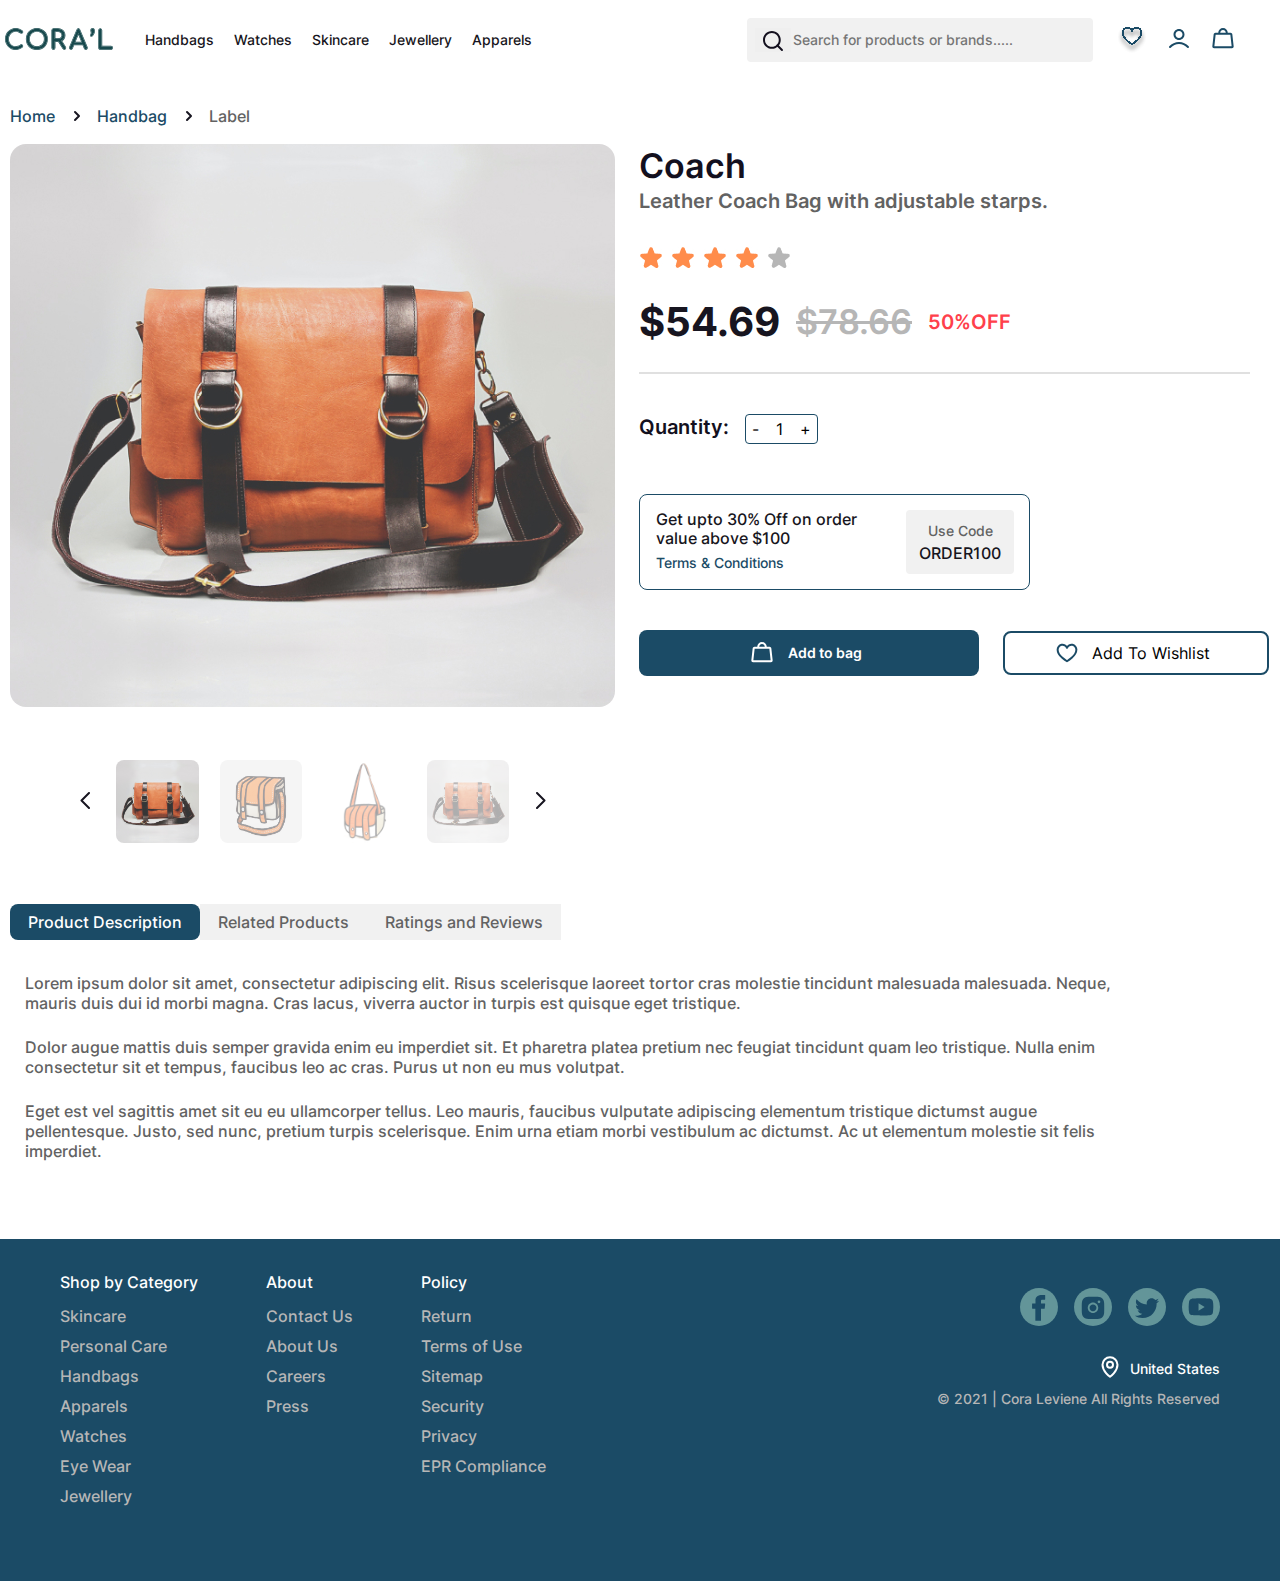
<file: index3.html>
<!DOCTYPE html>
<html lang="en">
  <head>
    <meta charset="UTF-8" />
    <meta http-equiv="X-UA-Compatible" content="IE=edge" />
    <meta name="viewport" content="width=device-width, initial-scale=1.0" />
    <link rel="stylesheet" href="./css/main.css" />
    <link
      rel="stylesheet"
      href="https://cdn.jsdelivr.net/npm/swiper@8/swiper-bundle.min.css"
    />
    <title>Document</title>
  </head>
  <body>
    <div class="wrapper">
      <header class="header">
        <div class="header-container">
          <div class="header-container__logo">
            <img src="./img/header/logo.svg" alt="logo" />
          </div>
          <!-- Mobile header burger-->
          <div class="header-container__mobile-header mobile-header">
            <button class="mobile-header__burger">
              <img
                src="./img/adaptive/header-ad/leading-icon.svg"
                alt="leading-icon"
              />
            </button>
            <div class="mobile-header__title">Home</div>
          </div>
          <!-- Mobile header logo-->
          <div class="header-container__mobile-logo">
            <img src="./img/header/logo.svg" alt="logo" />
          </div>
          <!-- Mobile header icon-->
          <div class="header-container__mobile-icon">
            <a href="#">
              <img
                src="./img/adaptive/header-ad/add-to-homescreen.svg"
                alt="homescreen"
              />
            </a>
            <a href="#">
              <img src="./img/adaptive/header-ad/search.svg" alt="search" />
            </a>
            <a href="#">
              <img
                src="./img/adaptive/header-ad/notification.svg"
                alt="notification"
              />
            </a>
          </div>
          <nav class="header-container__nav nav-menu">
            <ul class="nav-menu__list">
              <li class="nav-menu__list-item"><a href="#"></a>Handbags</li>
              <li class="nav-menu__list-item"><a href="#"></a>Watches</li>
              <li class="nav-menu__list-item"><a href="#"></a>Skincare</li>
              <li class="nav-menu__list-item"><a href="#"></a>Jewellery</li>
              <li class="nav-menu__list-item"><a href="#"></a>Apparels</li>
            </ul>
          </nav>
          <form class="header-container__search search-form" action="#">
            <button type="submit" class="search-form__button">
              <img src="./img/header/search.svg" alt="" />
            </button>
            <input
              type="text"
              class="search-form__input"
              placeholder="Search for products or brands....."
            />
          </form>
          <div class="header-container__icon">
            <a href="#">
              <img src="./img/header/wishlist.svg" alt="wishlist" />
            </a>
            <a href="#">
              <img src="./img/header/profile.svg" alt="profile" />
            </a>
            <a href="#">
              <img src="./img/header/bag.svg" alt="bag" />
            </a>
          </div>
        </div>
      </header>

      <main class="main">
        <section class="product-page">
          <div class="product-indicator">
            <div class="product-indicator__item product">
              <p class="product-paragraph">Home</p>
              <img src="./img/page-menu/chevron-right-small.svg" alt="" />
            </div>
            <div class="product-indicator__item">
              <p class="product-paragraph">Handbag</p>
              <img src="./img/page-menu/chevron-right-small.svg" alt="" />
            </div>
            <div class="product-indicator__item">
              <p class="product-paragraph">Label</p>
            </div>
          </div>
          <div class="product-page__container">
            <div class="product-page__common">
              <div class="product-card__slider">
                <div class="card-slider">
                  <div
                    style="
                      --swiper-navigation-color: #fff;
                      --swiper-pagination-color: #fff;
                    "
                    class="swiper mySwiper2"
                  >
                    <div class="swiper-wrapper">
                      <div class="swiper-slide">
                        <img src="./img/product-page/product-image.jpg" />
                      </div>
                      <div class="swiper-slide">
                        <img src="./img/product-page/cartoon-bag.jpg" />
                      </div>
                      <div class="swiper-slide">
                        <img src="./img/product-page/6309057.jpg" />
                      </div>
                      <div class="swiper-slide">
                        <img src="./img/product-page/product-image.jpg" />
                      </div>
                      <div class="swiper-slide">
                        <img src="./img/product-page/cartoon-bag.jpg" />
                      </div>
                      <div class="swiper-slide">
                        <img src="./img/product-page/6309057.jpg" />
                      </div>
                      <div class="swiper-slide">
                        <img src="./img/product-page/product-image.jpg" />
                      </div>
                      <div class="swiper-slide">
                        <img src="./img/product-page/cartoon-bag.jpg" />
                      </div>
                      <div class="swiper-slide">
                        <img src="./img/product-page/6309057.jpg" />
                      </div>
                      <div class="swiper-slide">
                        <img src="./img/product-page/product-image.jpg" />
                      </div>
                    </div>
                  </div>
                  <div thumbsSlider="" class="swiper mySwiper">
                    <div class="swiper-wrapper">
                      <div class="swiper-slide">
                        <img src="./img/product-page/product-image.jpg" />
                      </div>
                      <div class="swiper-slide">
                        <img src="./img/product-page/cartoon-bag.jpg" />
                      </div>
                      <div class="swiper-slide">
                        <img src="./img/product-page/6309057.jpg" />
                      </div>
                      <div class="swiper-slide">
                        <img src="./img/product-page/product-image.jpg" />
                      </div>
                      <div class="swiper-slide">
                        <img src="./img/product-page/cartoon-bag.jpg" />
                      </div>
                      <div class="swiper-slide">
                        <img src="./img/product-page/6309057.jpg" />
                      </div>
                      <div class="swiper-slide">
                        <img src="./img/product-page/product-image.jpg" />
                      </div>
                      <div class="swiper-slide">
                        <img src="./img/product-page/cartoon-bag.jpg" />
                      </div>
                      <div class="swiper-slide">
                        <img src="./img/product-page/6309057.jpg" />
                      </div>
                      <div class="swiper-slide">
                        <img src="./img/product-page/product-image.jpg" />
                      </div>
                    </div>
                  </div>
                </div>
                <div class="button">
                  <div class="swiper-button-next"></div>
                  <div class="swiper-button-prev"></div>
                </div>
              </div>
              <div class="product-info">
                <div class="product-info__title">
                  <h2 class="product-info__title-paragraph">Coach</h2>
                  <p class="product-info__title-sub">
                    Leather Coach Bag with adjustable starps.
                  </p>
                </div>
                <img
                  class="product-info__raiting"
                  src="./img/product-page/Ratings.jpg"
                  alt="Ratings"
                />
                <div class="product-info__price product-price">
                  <div class="product-price__new">$54.69</div>
                  <div class="product-price__old">$78.66</div>
                  <div class="product-price__sale">50%OFF</div>
                </div>
                <div class="line"></div>
                <div class="product-info__quantity quantity">
                  <p class="quantity-title">Quantity:</p>
                  <div class="quantity-count">
                    <button class="btn-minus">-</button>
                    <span>1</span>
                    <button class="btn-plus">+</button>
                  </div>
                </div>
                <div class="product-info__above above">
                  <div class="above-block">
                    <p class="above-block__title">
                      Get upto 30% Off on order value above $100
                    </p>
                    <p class="above-block__subtitle">Terms & Conditions</p>
                  </div>
                  <div class="use-code">
                    <p class="use-code1">Use Code</p>
                    <p class="use-code2">ORDER100</p>
                  </div>
                </div>
                <div class="product-info__buttons">
                  <div class="button-container1">
                    <div class="buttons-add1">
                      <img src="./img/adaptive/bag.svg" alt="bag" />
                      <button class="button-bag">
                        <p class="button-bag__title">Add to bag</p>
                      </button>
                    </div>
                  </div>

                  <div class="button-container2">
                    <div class="buttons-add2">
                      <img src="./img/adaptive/wishlist.svg" alt="wishlist" />
                      <button class="button-wishlist">Add To Wishlist</button>
                    </div>
                  </div>
                </div>
              </div>
            </div>
            <div class="product-additional">
              <div class="tabs">
                <input
                  type="radio"
                  name="tab-btn"
                  id="tab-btn-1"
                  value=""
                  checked
                />
                <label for="tab-btn-1">Product Description</label>
                <input type="radio" name="tab-btn" id="tab-btn-2" value="" />
                <label for="tab-btn-2">Related Products</label>
                <input type="radio" name="tab-btn" id="tab-btn-3" value="" />
                <label for="tab-btn-3">Ratings and Reviews</label>

                <div id="content-1">
                  <p class="content-p">
                    Lorem ipsum dolor sit amet, consectetur adipiscing elit.
                    Risus scelerisque laoreet tortor cras molestie tincidunt
                    malesuada malesuada. Neque, mauris duis dui id morbi magna.
                    Cras lacus, viverra auctor in turpis est quisque eget
                    tristique.
                  </p>
                  <p class="content-p">
                    Dolor augue mattis duis semper gravida enim eu imperdiet
                    sit. Et pharetra platea pretium nec feugiat tincidunt quam
                    leo tristique. Nulla enim consectetur sit et tempus,
                    faucibus leo ac cras. Purus ut non eu mus volutpat.
                  </p>
                  <p class="content-p">
                    Eget est vel sagittis amet sit eu eu ullamcorper tellus. Leo
                    mauris, faucibus vulputate adipiscing elementum tristique
                    dictumst augue pellentesque. Justo, sed nunc, pretium turpis
                    scelerisque. Enim urna etiam morbi vestibulum ac dictumst.
                    Ac ut elementum molestie sit felis imperdiet.
                  </p>
                </div>
                <div id="content-2">
                  <p class="content-p">
                    Dolor augue mattis duis semper gravida enim eu imperdiet
                    sit. Et pharetra platea pretium nec feugiat tincidunt quam
                    leo tristique. Nulla enim consectetur sit et tempus,
                    faucibus leo ac cras. Purus ut non eu mus volutpat.
                  </p>
                  <p class="content-p">
                    Eget est vel sagittis amet sit eu eu ullamcorper tellus. Leo
                    mauris, faucibus vulputate adipiscing elementum tristique
                    dictumst augue pellentesque. Justo, sed nunc, pretium turpis
                    scelerisque. Enim urna etiam morbi vestibulum ac dictumst.
                    Ac ut elementum molestie sit felis imperdiet.
                  </p>
                </div>
                <div id="content-3">
                  <p class="content-p">
                    Lorem ipsum dolor sit amet, consectetur adipiscing elit.
                    Risus scelerisque laoreet tortor cras molestie tincidunt
                    malesuada malesuada. Neque, mauris duis dui id morbi magna.
                    Cras lacus, viverra auctor in turpis est quisque eget
                    tristique.
                  </p>
                  <p class="content-p">
                    Dolor augue mattis duis semper gravida enim eu imperdiet
                    sit. Et pharetra platea pretium nec feugiat tincidunt quam
                    leo tristique. Nulla enim consectetur sit et tempus,
                    faucibus leo ac cras. Purus ut non eu mus volutpat.
                  </p>
                  <p class="content-p">
                    Lorem ipsum dolor sit amet, consectetur adipiscing elit.
                    Risus scelerisque laoreet tortor cras molestie tincidunt
                    malesuada malesuada. Neque, mauris duis dui id morbi magna.
                    Cras lacus, viverra auctor in turpis est quisque eget
                    tristique.
                  </p>
                </div>
              </div>
            </div>
          </div>
        </section>
      </main>

      <footer class="footer">
        <!-- <div class="footer-mobile__container-pointerdown">
                <div class="footer-mobile__pointerdown">
                    <p class="footer-mobile__pointerdown-paragraph">More about CORA’L</p>
                    <img class="footer-mobile__pointerdown-img" src="./img/adaptive/arrow-down.svg" alt="arrow-down">
                </div>
            </div> -->
        <!-- <div class="footer-mobile__container-pointer">
                <div class="footer-mobile__pointer">
                    <p class="footer-mobile__pointer-paragraph">More about CORA’L</p>
                    <img class="footer-mobile__pointer-img" src="./img/adaptive/arrow-up.svg" alt="arrow-up">
                </div>
            </div> -->
        <div class="footer-container">
          <div class="footer-container__elements footer-lists">
            <div class="footer-lists__category footer-category">
              <h3 class="footer-category__title footer-title">
                Shop by Category
              </h3>
              <ul class="footer-category__list footer-list">
                <li>
                  <a class="footer-category__list-item footer-item" href="#"
                    >Skincare</a
                  >
                </li>
                <li>
                  <a class="footer-category__list-item footer-item" href="#"
                    >Personal Care</a
                  >
                </li>
                <li>
                  <a class="footer-category__list-item footer-item" href="#"
                    >Handbags</a
                  >
                </li>
                <li>
                  <a class="footer-category__list-item footer-item" href="#"
                    >Apparels</a
                  >
                </li>
                <li>
                  <a class="footer-category__list-item footer-item" href="#"
                    >Watches</a
                  >
                </li>
                <li>
                  <a class="footer-category__list-item footer-item" href="#"
                    >Eye Wear</a
                  >
                </li>
                <li>
                  <a class="footer-category__list-item footer-item" href="#"
                    >Jewellery</a
                  >
                </li>
              </ul>
            </div>

            <div class="footer-lists__about footer-about">
              <h3 class="footer-about__title footer-title">About</h3>
              <ul class="footer-about__list footer-list f2">
                <li>
                  <a class="footer-about__list-item footer-item fi2" href="#"
                    >Contact Us</a
                  >
                </li>
                <li>
                  <a class="footer-about__list-item footer-item fi2" href="#"
                    >About Us</a
                  >
                </li>
                <li>
                  <a class="footer-about__list-item footer-item fi2" href="#"
                    >Careers</a
                  >
                </li>
                <li>
                  <a class="footer-about__list-item footer-item fi2" href="#"
                    >Press</a
                  >
                </li>
              </ul>
            </div>

            <div class="footer-lists__policy footer-policy">
              <h3 class="footer-policy__title footer-title">Policy</h3>
              <ul class="footer-policy__list footer-list f3">
                <li class="footer-policy__list-item footer-item fi3-p1">
                  Return Policy
                </li>
                <li>
                  <a
                    class="footer-policy__list-item footer-item fi3-p2"
                    href="#"
                    >Return</a
                  >
                </li>
                <li>
                  <a class="footer-policy__list-item footer-item fi3" href="#"
                    >Terms of Use</a
                  >
                </li>
                <li>
                  <a class="footer-policy__list-item footer-item fi3" href="#"
                    >Sitemap</a
                  >
                </li>
                <li>
                  <a class="footer-policy__list-item footer-item fi3" href="#"
                    >Security</a
                  >
                </li>
                <li>
                  <a class="footer-policy__list-item footer-item fi3" href="#"
                    >Privacy</a
                  >
                </li>
                <li>
                  <a class="footer-policy__list-item footer-item fi3" href="#"
                    >EPR Compliance</a
                  >
                </li>
              </ul>
            </div>
            <hr class="footer-line" />
          </div>

          <div class="footer-container__elements footer-elements">
            <div class="footer-elements__icon">
              <a href="#"
                ><img class="icon-img" src="./img/footer/fb.svg" alt="facebook"
              /></a>
              <a href="#"
                ><img
                  class="icon-img"
                  src="./img/footer/insta.svg"
                  alt="instagram"
              /></a>
              <a href="#"
                ><img
                  class="icon-img"
                  src="./img/footer/twitter.svg"
                  alt="twitter"
              /></a>
              <a href="#"
                ><img
                  class="icon-img"
                  src="./img/footer/youtube.svg"
                  alt="youtube"
              /></a>
            </div>
            <div class="footer-elements__location">
              <a href="#"
                ><img src="./img/footer/location.svg" alt="location"
              /></a>
              <p class="footer-elements__location-paragraph">United States</p>
            </div>
            <div class="footer-elements__text">
              <p class="footer-elements__text-paragraph">
                © 2021 | Cora Leviene All Rights Reserved
              </p>
            </div>
          </div>
        </div>
        <!-- <div class="footer-mobile">
                <div class="footer-mobile__container">
                    <img src="./img/adaptive/button-novigation-active/bottomnav-tab-home.svg" alt="home-active">
                    <img src="./img/adaptive/button-novigation/categories.svg" alt="categories">
                    <img src="./img/adaptive/button-novigation/profile.svg" alt="profile">
                    <img src="./img/adaptive/button-novigation/bag.svg" alt="bag">
                </div>
            </div> -->
        <!-- <div class="footer-mobile__category">
                <div class="footer-sort">
                    <div class="footer-sort__block">
                        <img src="./img/footer-category-mobile/sort.svg" alt="sort">
                        <p class="footer-sort__paragraph">SORT</p>
                    </div>
                </div>
                <div class="footer-filter">
                    <div class="footer-filter__block">
                        <img src="./img/footer-category-mobile/filter.svg" alt="filter">
                        <p class="footer-filter__paragraph">FILTER</p>
                    </div>
                </div>
            </div> -->

        <!-- <div class="footer-page">
          <div class="footer-page__container">
              <div class="footer-wish">
                <img src="./img/footer-product-page/footer-wish.svg" alt="wish">
              </div>
              <div class="footer-add">
                  <div class="footer-add_bag">
                      <img src="./img/footer-product-page/footer-bag.svg" alt="bag">
                      <p class="footer-add__paragraph">Add to Bag</p>
                  </div>
              </div>
          </div>
        </div> -->
      </footer>
    </div>

    <script src="https://unpkg.com/swiper@8/swiper-bundle.min.js"></script>
    <script src="./js/swiper-card.js"></script>
  </body>
</html>
</file>
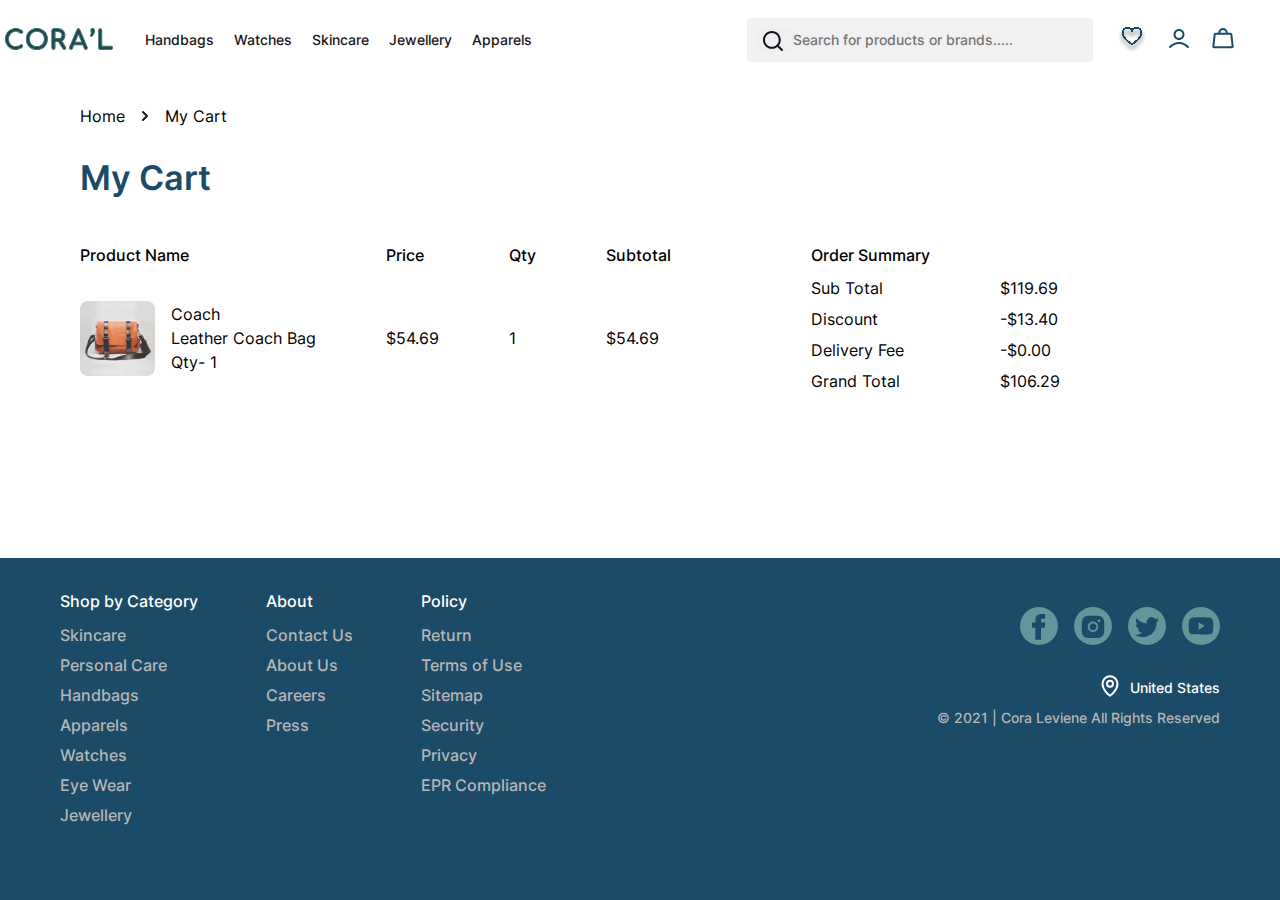
<file: index4.html>
<!DOCTYPE html>
<html lang="en">

<head>
    <meta charset="UTF-8">
    <meta http-equiv="X-UA-Compatible" content="IE=edge">
    <meta name="viewport" content="width=device-width, initial-scale=1.0">
    <link rel="stylesheet" href="./css/main.css">
    <link rel="stylesheet" href="https://cdn.jsdelivr.net/npm/swiper@8/swiper-bundle.min.css" />
    
</head>
<title>Document</title>
</head>

<body>

    <div class="wrapper">
        <header class="header">
            <div class="header-container">
                <div class="header-container__logo">
                    <img src="./img/header/logo.svg" alt="logo">
                </div>
                <!-- Mobile header burger-->
                <div class="header-container__mobile-header mobile-header">
                    <button class="mobile-header__burger">
                        <img src="./img/adaptive/header-ad/leading-icon.svg" alt="leading-icon">
                    </button>
                    <div class="mobile-header__title">Home</div>
                </div>
                <!-- Mobile header logo-->
                <div class="header-container__mobile-logo">
                    <img src="./img/header/logo.svg" alt="logo">
                </div>
                <!-- Mobile header icon-->
                <div class="header-container__mobile-icon">
                    <a href="#">
                        <img src="./img/adaptive/header-ad/add-to-homescreen.svg" alt="homescreen">
                    </a>
                    <a href="#">
                        <img src="./img/adaptive/header-ad/search.svg" alt="search">
                    </a>
                    <a href="#">
                        <img src="./img/adaptive/header-ad/notification.svg" alt="notification">
                    </a>
                </div>
                <nav class="header-container__nav nav-menu">
                    <ul class="nav-menu__list">
                        <li class="nav-menu__list-item"><a href="#"></a>Handbags</li>
                        <li class="nav-menu__list-item"><a href="#"></a>Watches</li>
                        <li class="nav-menu__list-item"><a href="#"></a>Skincare</li>
                        <li class="nav-menu__list-item"><a href="#"></a>Jewellery</li>
                        <li class="nav-menu__list-item"><a href="#"></a>Apparels</li>
                    </ul>

                </nav>
                <form class="header-container__search search-form" action="#">
                    <button type="submit" class="search-form__button">
                        <img src="./img/header/search.svg" alt="">
                    </button>
                    <input type="text" class="search-form__input" placeholder="Search for products or brands.....">
                </form>
                <div class="header-container__icon">
                    <a href="#">
                        <img src="./img/header/wishlist.svg" alt="wishlist">
                    </a>
                    <a href="#">
                        <img src="./img/header/profile.svg" alt="profile">
                    </a>
                    <a href="#">
                        <img src="./img/header/bag.svg" alt="bag">
                    </a>
                </div>

            </div>
        </header>


        <main class="main">
            <section class="cart">
                <div class="cart-menu">
                    <p class="cart-menu__title">Home</p>
                    <img src="./img/page-menu/chevron-right-small.svg" alt="arrow">
                    <p class="cart-menu__subtitle">My Cart</p>
                </div>
                <h2 class="cart-menu__main-title">My Cart</h2>

                <div class="cart-menu__common">
                    <table>
                        <tr>
                          <th>Product Name</th>
                          <th>Price</th>
                          <th>Qty</th>
                          <th>Subtotal</th>
                        </tr>
                        <tr>
                          <td>
                            <div class="td-1">
                                <img src="./img/product-page/Rectangle 520.jpg" alt="">
                                <div class="td-1-1">
                                    <p>Coach</p>
                                    <p>Leather Coach Bag</p>
                                    <p>Qty- 1</p>
                                </div>
                            </div>
                          </td>
                          <td class="td-2">$54.69</td>
                          <td>1</td>
                          <td>$54.69</td>
                        </tr>
                    </table>
 
                    <table>
                            <tr>
                              <th>Order Summary</th>
                            </tr>
                            <tr>
                              <td>Sub Total</td>
                              <td>$119.69</td>
                            </tr>
                            <tr>
                              <td>Discount</td>
                              <td>-$13.40</td>
                            </tr>
                            <tr>
                                <td>Delivery Fee</td>
                                <td>-$0.00</td>
                              </tr>

                              <tr>
                                <td>Grand Total</td>
                                <td>$106.29</td>
                              </tr>
                    </table> 
                </div>

            </section>

        </main>


        <footer class="footer">
            <!-- <div class="footer-mobile__container-pointerdown">
                <div class="footer-mobile__pointerdown">
                    <p class="footer-mobile__pointerdown-paragraph">More about CORA’L</p>
                    <img class="footer-mobile__pointerdown-img" src="./img/adaptive/arrow-down.svg" alt="arrow-down">
                </div>
            </div> -->
            <div class="footer-mobile__container-pointer">
                <div class="footer-mobile__pointer">
                    <p class="footer-mobile__pointer-paragraph">More about CORA’L</p>
                    <img class="footer-mobile__pointer-img" src="./img/adaptive/arrow-up.svg" alt="arrow-up">
                </div>
            </div>
            <div class="footer-container">
                <div class="footer-container__elements footer-lists ">
                    <div class="footer-lists__category footer-category">
                        <h3 class="footer-category__title footer-title">Shop by Category</h3>
                        <ul class="footer-category__list footer-list">
                            <li><a class="footer-category__list-item footer-item" href="#">Skincare</a></li>
                            <li><a class="footer-category__list-item footer-item" href="#">Personal Care</a></li>
                            <li><a class="footer-category__list-item footer-item" href="#">Handbags</a></li>
                            <li><a class="footer-category__list-item footer-item" href="#">Apparels</a></li>
                            <li><a class="footer-category__list-item footer-item" href="#">Watches</a></li>
                            <li><a class="footer-category__list-item footer-item" href="#">Eye Wear</a></li>
                            <li><a class="footer-category__list-item footer-item" href="#">Jewellery</a></li>
                        </ul>
                    </div>

                    <div class="footer-lists__about footer-about">
                        <h3 class="footer-about__title footer-title">About</h3>
                        <ul class="footer-about__list footer-list f2">
                            <li><a class="footer-about__list-item footer-item fi2" href="#">Contact Us</a></li>
                            <li><a class="footer-about__list-item footer-item fi2" href="#">About Us</a></li>
                            <li><a class="footer-about__list-item footer-item fi2" href="#">Careers</a></li>
                            <li><a class="footer-about__list-item footer-item fi2" href="#">Press</a></li>
                        </ul>
                    </div>

                    <div class="footer-lists__policy footer-policy">
                        <h3 class="footer-policy__title footer-title">Policy</h3>
                        <ul class="footer-policy__list footer-list f3">
                            <li class="footer-policy__list-item footer-item fi3-p1">Return Policy</li>
                            <li><a class="footer-policy__list-item footer-item fi3-p2" href="#">Return</a></li>
                            <li><a class="footer-policy__list-item footer-item fi3" href="#">Terms of Use</a></li>
                            <li><a class="footer-policy__list-item footer-item fi3" href="#">Sitemap</a></li>
                            <li><a class="footer-policy__list-item footer-item fi3" href="#">Security</a></li>
                            <li><a class="footer-policy__list-item footer-item fi3" href="#">Privacy</a></li>
                            <li><a class="footer-policy__list-item footer-item fi3" href="#">EPR Compliance</a></li>
                        </ul>
                    </div>
                    <hr class="footer-line">
                </div>

                <div class="footer-container__elements footer-elements">
                    <div class="footer-elements__icon">
                        <a href="#"><img class="icon-img" src="./img/footer/fb.svg" alt="facebook"></a>
                        <a href="#"><img class="icon-img" src="./img/footer/insta.svg" alt="instagram"></a>
                        <a href="#"><img class="icon-img" src="./img/footer/twitter.svg" alt="twitter"></a>
                        <a href="#"><img class="icon-img" src="./img/footer/youtube.svg" alt="youtube"></a>
                    </div>
                    <div class="footer-elements__location">
                        <a href="#"><img src="./img/footer/location.svg" alt="location"></a>
                        <p class="footer-elements__location-paragraph">United States</p>
                    </div>
                    <div class="footer-elements__text">
                        <p class="footer-elements__text-paragraph">© 2021 | Cora Leviene All Rights Reserved</p>
                    </div>
                </div>
            </div>
            <div class="footer-mobile">
                <div class="footer-mobile__container">
                    <img src="./img/adaptive/button-novigation-active/bottomnav-tab-home.svg" alt="home-active">
                    <img src="./img/adaptive/button-novigation/categories.svg" alt="categories">
                    <img src="./img/adaptive/button-novigation/profile.svg" alt="profile">
                    <img src="./img/adaptive/button-novigation/bag.svg" alt="bag">
                </div>
            </div>
        </footer>
    </div>

    <script src="https://unpkg.com/swiper@8/swiper-bundle.min.js"></script>
    <script src="./js/swiper.js"></script>
</body>

</html>
</file>
<file: css/main.css>
@import url('../libs/normalize.css');
@import url('../libs/reset.css');
@import url('./global.css');
@import url('./fonts.css');
@import url('../css/components/heder.css');
@import url('../css/components/infostatus.css');
@import url('../css/components/banner.css');
@import url('../css/components/arrivals.css');
@import url('../css/components/collection.css');
@import url('../css/components/brands.css');
@import url('../css/components/preview.css');
@import url('../css/components/footer.css');
@import url('../css/components/adaptive/header-ad.css');
@import url('../css/components/adaptive/infostatus-ad.css');
@import url('../css/components/adaptive/banner-ad.css');
@import url('../css/components/adaptive/arrivals-ad.css');
@import url('../css/components/adaptive/collection-ad.css');
@import url('../css/components/adaptive/brands-ad.css');
@import url('../css/components/adaptive/preview-ad.css');
@import url('../css/components/adaptive/footer-ad.css');
@import url('../css/components/adaptive/mobile-categories.css');
@import url('../css/components2/banner.css');
@import url('../css/components2/page-menu.css');
@import url('../css/components3/product-page.css');
@import url('../css/components4/my-cart.css');


* {
    box-sizing: border-box;
    font-family: 'Inter';
}

.header {
    max-width: 100%;
}

.main {
    max-width: 100%;
}

.footer {
    max-width: 100%;
}

.wrapper {
    display: flex;
    flex-direction: column;
    overflow: hidden;
    min-height: 100vh;
}

.main {
    flex: 1 1 auto;
    margin: 0 auto;   
}

.none {
    display: none;
}
</file>
